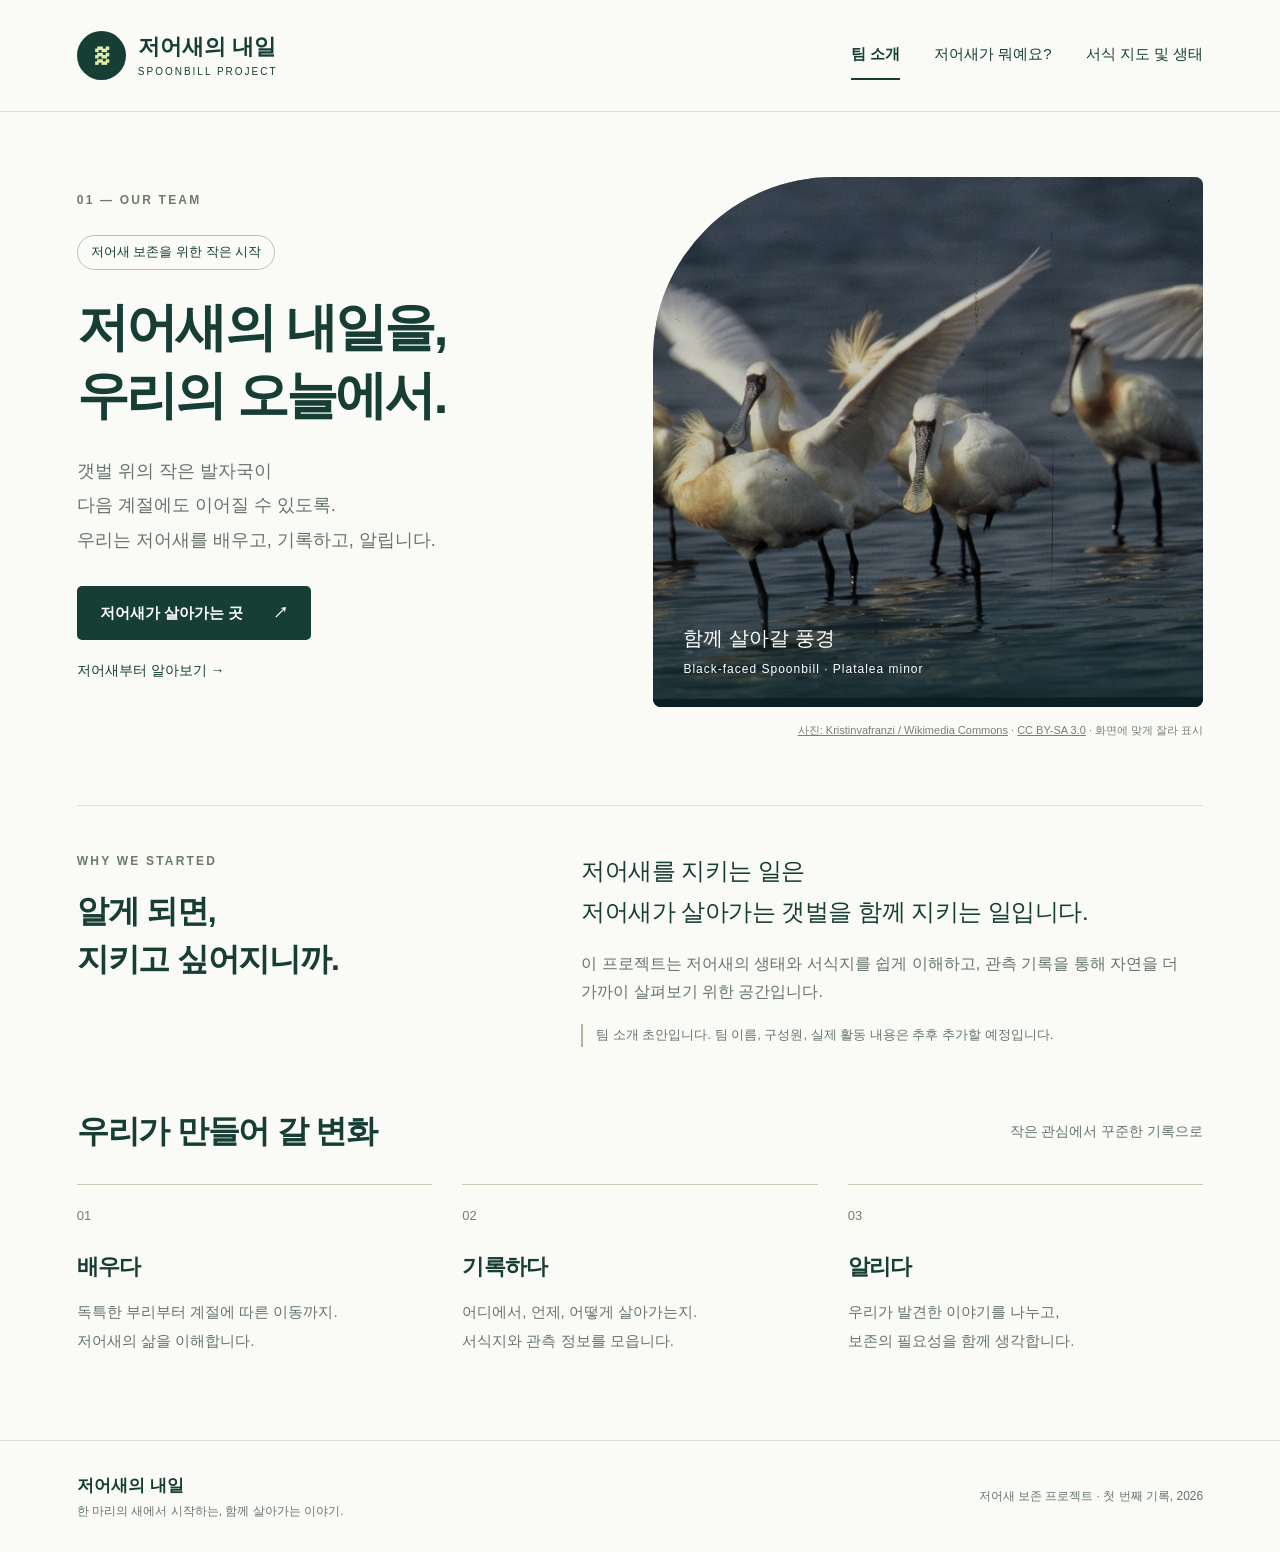
<file: index.html>
<!doctype html><html lang="ko"><head><meta charset="utf-8"><meta name="viewport" content="width=device-width, initial-scale=1"><meta name="description" content="저어새를 알아보고, 서식지를 살펴보고, 함께 보존하는 프로젝트."><title>팀 소개 · 저어새의 내일</title><link rel="icon" href="./assets/favicon.svg"><link rel="stylesheet" href="./styles.css"></head><body><a class="skip" href="#main">본문으로 건너뛰기</a><header><a class="brand" href="./index.html"><span class="brand-icon">≋</span><span>저어새의 내일<small>SPOONBILL PROJECT</small></span></a><nav aria-label="주요 메뉴"><a href="./index.html" aria-current="page">팀 소개</a><a href="./spoonbill.html" >저어새가 뭐예요?</a><a href="./habitat.html" >서식 지도 및 생태</a></nav></header><main id="main"><section class="hero"><div class="hero-copy"><p class="eyebrow">01 — OUR TEAM</p><span class="pill">저어새 보존을 위한 작은 시작</span><h1>저어새의 내일을,<br>우리의 오늘에서.</h1><p class="lead">갯벌 위의 작은 발자국이<br>다음 계절에도 이어질 수 있도록.<br>우리는 저어새를 배우고, 기록하고, 알립니다.</p><a class="button" href="./habitat.html">저어새가 살아가는 곳 <span>↗</span></a><a class="text-link" href="./spoonbill.html">저어새부터 알아보기 →</a></div><figure class="hero-photo"><img src="./assets/spoonbills.jpg" alt="베트남 쑤언투이 국립공원의 얕은 물에서 쉬는 저어새 무리"><div class="photo-label"><span>함께 살아갈 풍경</span><small>Black-faced Spoonbill · Platalea minor</small></div></figure></section><p class="credit"><a href="https://commons.wikimedia.org/wiki/File:Black-faced_spoonbill.jpg" target="_blank" rel="noopener">사진: Kristinvafranzi / Wikimedia Commons</a> · <a href="https://creativecommons.org/licenses/by-sa/3.0/" target="_blank" rel="noopener">CC BY-SA 3.0</a> · 화면에 맞게 잘라 표시</p><section class="mission"><div><p class="eyebrow">WHY WE STARTED</p><h2>알게 되면,<br>지키고 싶어지니까.</h2></div><div><p class="large-text">저어새를 지키는 일은<br>저어새가 살아가는 갯벌을 함께 지키는 일입니다.</p><p>이 프로젝트는 저어새의 생태와 서식지를 쉽게 이해하고, 관측 기록을 통해 자연을 더 가까이 살펴보기 위한 공간입니다.</p><p class="note">팀 소개 초안입니다. 팀 이름, 구성원, 실제 활동 내용은 추후 추가할 예정입니다.</p></div></section><section class="activities"><div class="section-top"><h2>우리가 만들어 갈 변화</h2><span>작은 관심에서 꾸준한 기록으로</span></div><div class="three-col"><article><span class="number">01</span><h3>배우다</h3><p>독특한 부리부터 계절에 따른 이동까지.<br>저어새의 삶을 이해합니다.</p></article><article><span class="number">02</span><h3>기록하다</h3><p>어디에서, 언제, 어떻게 살아가는지.<br>서식지와 관측 정보를 모읍니다.</p></article><article><span class="number">03</span><h3>알리다</h3><p>우리가 발견한 이야기를 나누고,<br>보존의 필요성을 함께 생각합니다.</p></article></div></section></main><footer><div><b>저어새의 내일</b><p>한 마리의 새에서 시작하는, 함께 살아가는 이야기.</p></div><span>저어새 보존 프로젝트 · 첫 번째 기록, 2026</span></footer></body></html>
</file>
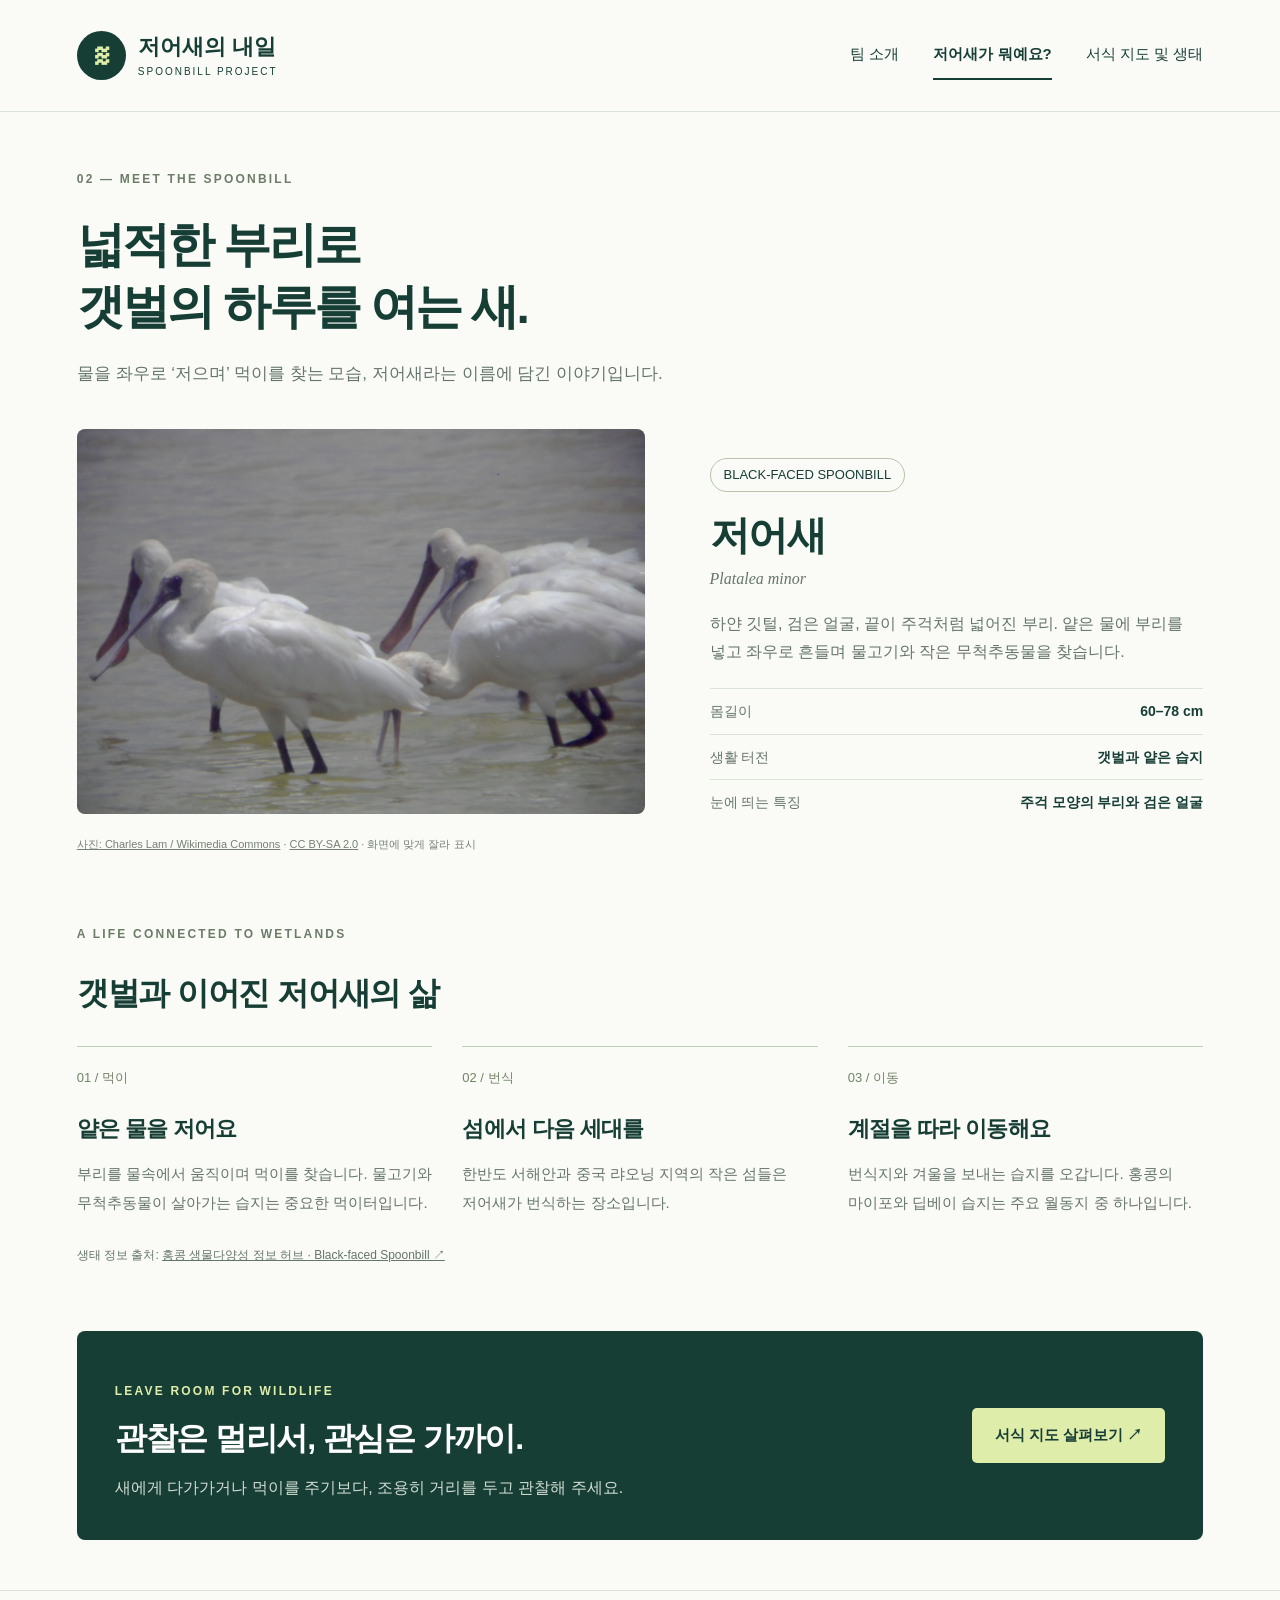
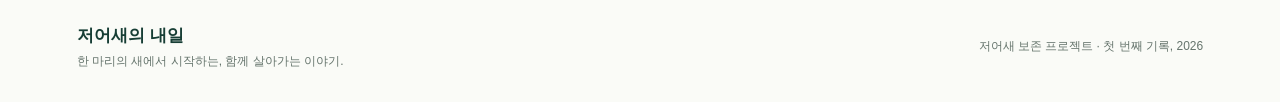
<file: spoonbill.html>
<!doctype html><html lang="ko"><head><meta charset="utf-8"><meta name="viewport" content="width=device-width, initial-scale=1"><meta name="description" content="저어새를 알아보고, 서식지를 살펴보고, 함께 보존하는 프로젝트."><title>저어새가 뭐예요? · 저어새의 내일</title><link rel="icon" href="./assets/favicon.svg"><link rel="stylesheet" href="./styles.css"></head><body><a class="skip" href="#main">본문으로 건너뛰기</a><header><a class="brand" href="./index.html"><span class="brand-icon">≋</span><span>저어새의 내일<small>SPOONBILL PROJECT</small></span></a><nav aria-label="주요 메뉴"><a href="./index.html" >팀 소개</a><a href="./spoonbill.html" aria-current="page">저어새가 뭐예요?</a><a href="./habitat.html" >서식 지도 및 생태</a></nav></header><main id="main"><section class="page-heading"><p class="eyebrow">02 — MEET THE SPOONBILL</p><h1>넓적한 부리로<br>갯벌의 하루를 여는 새.</h1><p>물을 좌우로 ‘저으며’ 먹이를 찾는 모습, 저어새라는 이름에 담긴 이야기입니다.</p></section><section class="species"><figure><img src="./assets/spoonbill-charles-lam.jpg" alt="홍콩의 얕은 물에 서 있는 저어새 무리, 검은 얼굴과 주걱 모양 부리"><figcaption class="credit"><a href="https://commons.wikimedia.org/wiki/File:Platalea_minor.jpg" target="_blank" rel="noopener">사진: Charles Lam / Wikimedia Commons</a> · <a href="https://creativecommons.org/licenses/by-sa/2.0/" target="_blank" rel="noopener">CC BY-SA 2.0</a> · 화면에 맞게 잘라 표시</figcaption></figure><div class="species-info"><span class="pill">BLACK-FACED SPOONBILL</span><h2>저어새</h2><p class="latin">Platalea minor</p><p>하얀 깃털, 검은 얼굴, 끝이 주걱처럼 넓어진 부리. 얕은 물에 부리를 넣고 좌우로 흔들며 물고기와 작은 무척추동물을 찾습니다.</p><dl><div><dt>몸길이</dt><dd>60–78 cm</dd></div><div><dt>생활 터전</dt><dd>갯벌과 얕은 습지</dd></div><div><dt>눈에 띄는 특징</dt><dd>주걱 모양의 부리와 검은 얼굴</dd></div></dl></div></section><section class="activities"><p class="eyebrow">A LIFE CONNECTED TO WETLANDS</p><h2>갯벌과 이어진 저어새의 삶</h2><div class="three-col"><article><span class="number">01 / 먹이</span><h3>얕은 물을 저어요</h3><p>부리를 물속에서 움직이며 먹이를 찾습니다. 물고기와 무척추동물이 살아가는 습지는 중요한 먹이터입니다.</p></article><article><span class="number">02 / 번식</span><h3>섬에서 다음 세대를</h3><p>한반도 서해안과 중국 랴오닝 지역의 작은 섬들은 저어새가 번식하는 장소입니다.</p></article><article><span class="number">03 / 이동</span><h3>계절을 따라 이동해요</h3><p>번식지와 겨울을 보내는 습지를 오갑니다. 홍콩의 마이포와 딥베이 습지는 주요 월동지 중 하나입니다.</p></article></div><p class="source">생태 정보 출처: <a href="https://bih.gov.hk/en/fast-facts/iconic-species/index-id-6.html" target="_blank" rel="noopener">홍콩 생물다양성 정보 허브 · Black-faced Spoonbill ↗</a></p></section><section class="green-banner"><div><p class="eyebrow">LEAVE ROOM FOR WILDLIFE</p><h2>관찰은 멀리서, 관심은 가까이.</h2><p>새에게 다가가거나 먹이를 주기보다, 조용히 거리를 두고 관찰해 주세요.</p></div><a class="button light" href="./habitat.html">서식 지도 살펴보기 ↗</a></section></main><footer><div><b>저어새의 내일</b><p>한 마리의 새에서 시작하는, 함께 살아가는 이야기.</p></div><span>저어새 보존 프로젝트 · 첫 번째 기록, 2026</span></footer></body></html>
</file>
<file: styles.css>
:root{--ink:#173e35;--muted:#65746c;--paper:#fafbf7;--line:#dbe2d8;--lime:#dfedab}*{box-sizing:border-box}body{margin:0;background:var(--paper);color:var(--ink);font-family:"Segoe UI","Malgun Gothic",sans-serif;line-height:1.75;word-break:keep-all}a{color:inherit;text-decoration:none}a:hover{text-decoration:underline}button,a{-webkit-tap-highlight-color:transparent}button{font:inherit;cursor:pointer}a:focus-visible,button:focus-visible{outline:3px solid #b57924;outline-offset:5px}.skip{position:absolute;top:-80px;left:20px;z-index:2000;background:white;padding:12px}.skip:focus{top:10px}header{max-width:1440px;margin:auto;min-height:112px;padding:24px 6%;display:flex;justify-content:space-between;align-items:center;gap:30px;border-bottom:1px solid var(--line)}.brand{display:flex;align-items:center;gap:12px;font-size:22px;font-weight:750;line-height:1.4;white-space:nowrap}.brand small{display:block;font-size:10px;letter-spacing:2px;font-weight:500;margin-top:3px}.brand-icon{background:var(--ink);color:var(--lime);border-radius:50%;font-size:34px;width:49px;height:49px;display:grid;place-items:center}nav{display:flex;gap:34px;font-size:15px}nav a{padding:10px 0;border-bottom:2px solid transparent}nav a[aria-current]{border-color:var(--ink);font-weight:700}main{max-width:1440px;margin:auto;padding:0 6%}h1,h2,h3,p,figure{margin:0}h1{font-size:clamp(36px,4.1vw,60px);line-height:1.3;letter-spacing:-2.7px;font-weight:700}h2{font-size:32px;line-height:1.5;letter-spacing:-1.2px}h3{font-size:22px;letter-spacing:-.7px}p{color:var(--muted)}.eyebrow{font-size:12px;letter-spacing:2.2px;font-weight:700;margin-bottom:24px;color:#6c7c68}.pill{display:inline-block;font-size:13px;padding:5px 13px;border:1px solid #b8c4ad;border-radius:30px;margin-bottom:23px}.hero{display:grid;grid-template-columns:1fr 1.04fr;gap:48px;padding-top:64px;align-items:center}.hero-copy{padding:14px 0 26px}.hero .lead{font-size:18px;margin:25px 0 29px;line-height:1.9}.button{display:inline-flex;justify-content:space-between;align-items:center;gap:30px;padding:14px 23px;background:var(--ink);color:white;border-radius:5px;font-size:15px;font-weight:600}.button:hover{background:#29594c;text-decoration:none}.text-link{display:block;margin-top:18px;font-size:14px}.hero-photo{height:530px;position:relative;border-radius:180px 8px 8px 8px;overflow:hidden;background:#6c786a}.hero-photo img{width:100%;height:100%;object-fit:cover;object-position:56% 50%;filter:brightness(.86)}.photo-label{position:absolute;bottom:0;padding:50px 30px 27px;width:100%;background:linear-gradient(transparent,#102b30bd);color:white;font-size:20px}.photo-label small{display:block;font-size:12px;letter-spacing:1px;margin-top:3px}.credit{font-size:11px;margin-top:12px;text-align:right;color:#768075}.credit a{text-decoration:underline}.mission{margin:65px 0 60px;border-top:1px solid var(--line);padding-top:45px;display:grid;grid-template-columns:1fr 1.4fr;gap:60px}.mission .eyebrow{margin-bottom:15px}.large-text{font-size:24px;color:var(--ink);margin-bottom:18px;line-height:1.7;letter-spacing:-.5px}.note{font-size:13px;margin-top:18px;border-left:2px solid #abb99a;padding-left:13px}.section-top{display:flex;align-items:center;justify-content:space-between;gap:20px}.section-top span{font-size:14px;color:var(--muted)}.activities{padding:0 0 65px}.three-col{display:grid;grid-template-columns:repeat(3,1fr);gap:30px;margin-top:29px}.three-col article{border-top:1px solid #bfcdb8;padding-top:20px}.number{font-size:13px;color:#718266;display:block;margin-bottom:20px}.three-col h3{margin-bottom:12px}.three-col p{font-size:15px;line-height:1.9}footer{border-top:1px solid var(--line);padding:30px 6%;display:flex;align-items:center;justify-content:space-between;gap:25px;max-width:1440px;margin:20px auto 0}footer b{font-size:17px}footer p,footer>span{font-size:12px;color:var(--muted)}.page-heading{padding:57px 0 40px}.page-heading h1{font-size:48px}.page-heading>p:last-child{margin-top:20px;font-size:17px}.species{display:grid;grid-template-columns:1.15fr 1fr;gap:65px;margin:0 0 70px;align-items:center}.species figure img{width:100%;height:385px;object-fit:cover;border-radius:8px}.species .credit{text-align:left}.species-info h2{font-size:40px}.latin{font-family:Georgia,serif;font-style:italic;margin:0 0 17px}.species-info .pill{margin-bottom:13px}dl{margin:22px 0 0}dl>div{display:flex;justify-content:space-between;border-top:1px solid var(--line);padding:10px 0;gap:15px;font-size:14px}dt{color:var(--muted)}dd{margin:0;font-weight:600;text-align:right}.source{margin-top:28px;font-size:12px}.source a{text-decoration:underline}.green-banner{display:flex;align-items:center;justify-content:space-between;gap:30px;padding:38px;background:var(--ink);color:white;border-radius:8px;margin-bottom:50px}.green-banner .eyebrow{color:var(--lime);margin-bottom:12px}.green-banner p{color:#d1ddd3;margin-top:12px}.light{background:var(--lime);color:var(--ink);white-space:nowrap}.light:hover{background:#c8db94}.map-heading{padding-bottom:26px}.map-heading h1{font-size:43px}.demo-notice{display:flex;gap:15px;background:#eef1e3;padding:13px 18px;border-radius:5px;font-size:13px;align-items:center;margin-bottom:22px;color:#4e613c}.demo-notice b{white-space:nowrap}.map-layout{display:grid;grid-template-columns:1.7fr 1fr;gap:25px;align-items:start}#map{height:450px;border-radius:8px;background:#e3ebea;border:1px solid #d2ddd7;isolation:isolate}.map-loading{padding:40px}.region-list{display:flex;flex-wrap:wrap;gap:9px;margin:16px 0 10px}.region-list button{background:transparent;color:var(--ink);border:1px solid #bbcaba;border-radius:30px;padding:7px 17px;font-size:14px}.region-list button[aria-pressed=true]{background:var(--ink);color:white;border-color:var(--ink)}.map-note{font-size:12px}.marker{border:0;background:none}.pin{display:block;border-radius:50%;background:var(--ink);color:white;border:3px solid white;box-shadow:0 2px 8px #163b3560;width:36px;height:36px;text-align:center;line-height:30px;font-size:13px;font-weight:bold}.selected-pin .pin{background:#bd7925;transform:scale(1.12)}.leaflet-tooltip{font-family:inherit;font-size:13px}.leaflet-control-attribution{font-size:10px!important}#observation{padding:26px;background:white;border:1px solid var(--line);border-radius:8px;min-height:450px}.detail-top{display:flex;justify-content:space-between;font-size:12px;color:var(--muted);margin-bottom:14px}.demo-tag{background:#f3ecd8;padding:2px 9px;color:#776022;border-radius:4px}#observation h2{font-size:28px}#observation .subtitle{font-size:14px;margin:5px 0 22px}.count-row{display:flex;align-items:center;gap:20px;border-top:1px solid var(--line);border-bottom:1px solid var(--line);padding:15px 0;margin-bottom:20px}.count-row strong{font-size:48px;font-weight:500;line-height:1.3}.count-row small{font-size:16px}.count-row p{font-size:13px}#observation h3{font-size:16px;margin:15px 0 6px}#observation .detail-copy{font-size:14px}#observation dl>div{font-size:13px}.ecology-strip{display:grid;grid-template-columns:1.1fr 1fr 1fr;gap:40px;border-top:1px solid var(--line);padding:35px 0;margin-top:45px}.ecology-strip .eyebrow{margin-bottom:10px}.ecology-strip h2{font-size:25px}.ecology-strip h3{font-size:18px;margin-bottom:10px}.ecology-strip p{font-size:14px}@media(min-width:1500px){.hero{gap:80px}.hero-photo{height:570px}}@media(max-width:850px){header{padding:20px 5%;flex-wrap:wrap;gap:15px}nav{gap:23px;width:100%;font-size:14px}main{padding:0 5%}.hero{gap:25px;padding-top:35px}.hero-photo{height:440px;border-top-left-radius:110px}.hero h1{font-size:37px}.mission{gap:30px}.species{gap:28px}.map-layout{grid-template-columns:1.25fr 1fr}#map{height:475px}.green-banner{flex-wrap:wrap}.page-heading h1{font-size:40px}.three-col{gap:22px}}@media(max-width:600px){header{min-height:0}.brand{font-size:20px}nav{justify-content:space-between;gap:10px;font-size:13px}nav a{padding:7px 0}.hero{grid-template-columns:1fr;padding-top:30px;gap:20px}.hero h1{font-size:40px}.hero .eyebrow{margin-bottom:18px}.hero-copy{padding-bottom:0}.hero .lead{font-size:16px;margin:20px 0}.hero-photo{height:330px;border-top-left-radius:100px}.hero .pill{margin-bottom:18px}.credit{text-align:left;font-size:10px}.mission{grid-template-columns:1fr;gap:25px;margin:40px 0;padding-top:30px}.mission h2 br{display:none}.large-text{font-size:21px}.three-col{grid-template-columns:1fr;gap:25px}.number{margin-bottom:9px}.section-top{display:block}.section-top span{display:block;margin-top:8px}h2{font-size:27px}.three-col h3{font-size:21px}.activities{padding-bottom:40px}.page-heading{padding:35px 0 28px}.page-heading h1,.map-heading h1{font-size:35px;letter-spacing:-1.8px}.page-heading>p:last-child{font-size:15px}.species{grid-template-columns:1fr;gap:25px;margin-bottom:40px}.species figure img{height:280px}.green-banner{padding:25px}.map-layout{grid-template-columns:1fr}.demo-notice{align-items:flex-start;font-size:12px;gap:10px}#map{height:360px}.region-list button{padding:7px 14px}#observation{min-height:0}.ecology-strip{grid-template-columns:1fr;gap:23px;margin-top:30px}.ecology-strip h2{font-size:25px}footer{align-items:flex-start;flex-direction:column;padding:25px 5%;gap:15px}.eyebrow{letter-spacing:1.5px}}@media(prefers-reduced-motion:no-preference){.button,.pin,nav a{transition:background .2s,transform .2s}}
</file>
